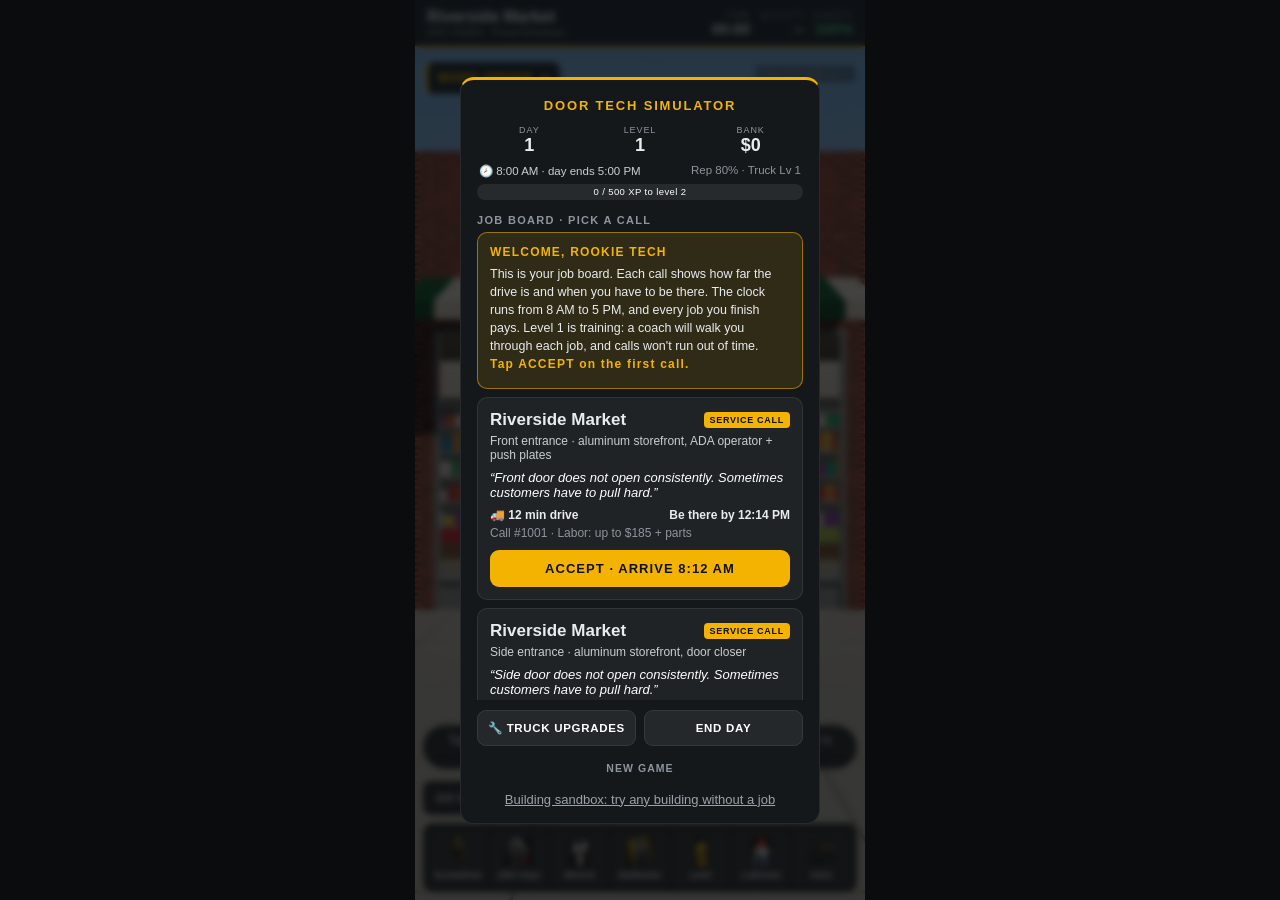
<file: index.html>
<!doctype html><html><head><meta charset=utf8><meta name=viewport content="width=device-width,initial-scale=1,viewport-fit=cover"><style>:root{color-scheme:light;box-sizing:border-box;padding-top:env(safe-area-inset-top,0px);padding-bottom:env(safe-area-inset-bottom,0px)}html{scroll-padding-top:env(safe-area-inset-top,0px)}body{margin:0;padding:0;font:14px -apple-system,BlinkMacSystemFont,sans-serif;background:#faf9f5;color:#141413}img{max-width:100%}[hidden]:not([hidden=until-found i]){display:none!important}</style>
<title>Door Tech Simulator</title>
<link rel="manifest" href="manifest.webmanifest">
<meta name="theme-color" content="#14171b">
<meta name="application-name" content="Door Tech">
<meta name="mobile-web-app-capable" content="yes">
<meta name="apple-mobile-web-app-capable" content="yes">
<meta name="apple-mobile-web-app-title" content="Door Tech">
<meta name="apple-mobile-web-app-status-bar-style" content="black">
<link rel="apple-touch-icon" href="icons-apple-touch-icon.png">
<link rel="icon" type="image/png" href="icons-favicon.png">
</head><body>
  <link rel="stylesheet" href="style.css">
  <!-- If anything goes wrong while loading (phones have no developer console), show it on screen
       instead of a blank page. -->
  <script>
    (function () {
      function show(msg) {
        var box = document.getElementById('load-error');
        if (!box) {
          box = document.createElement('div');
          box.id = 'load-error';
          box.style.cssText = 'position:fixed;left:10px;right:10px;top:10px;z-index:999;padding:12px;' +
            'background:#2a0d0d;color:#ffb4a6;border:1px solid #ff6b3d;border-radius:8px;' +
            'font:13px/1.4 sans-serif;white-space:pre-wrap;word-break:break-word';
          (document.body || document.documentElement).appendChild(box);
        }
        var NL = String.fromCharCode(10);
        box.textContent += (box.textContent ? NL : 'Door Tech Simulator hit a problem:' + NL) + msg;
      }
      window.addEventListener('error', function (e) {
        show((e.message || 'Error') + (e.filename ? ' (' + e.filename.split('/').pop() + ':' + e.lineno + ')' : ''));
      });
      window.addEventListener('unhandledrejection', function (e) { show(String(e.reason)); });
      if (!(HTMLScriptElement.supports && HTMLScriptElement.supports('importmap'))) {
        window.addEventListener('DOMContentLoaded', function () {
          show('This browser is too old to run the game (no import map support). ' +
            'Update your phone browser, or try Chrome or Safari.');
        });
      }
      // If the game hasn't started after 8 seconds, say so.
      setTimeout(function () { if (!window.DTS) show('Game did not start (still loading or blocked).'); }, 8000);
    })();
  </script>
  <!-- Tells the browser that "three" means our local copy of Three.js in /vendor -->
  <script type="importmap">{ "imports": { "three": "./vendor-three.module.js" } }</script>
<div id="stage">
    <!-- The 3D view: Three.js draws the storefront into this canvas -->
    <canvas id="view"></canvas>

    <!-- TOP: job name + timer + repair quality + safety -->
    <header id="topbar">
      <div class="job">
        <span class="job-name" id="job-name">Riverside Market</span>
        <span class="job-id" id="job-place">SVC #1001 · Front Entrance</span>
      </div>
      <div class="stats">
        <div class="stat"><span class="label">TIME</span><span id="stat-time" class="value">00:00</span></div>
        <div class="stat"><span class="label">QUALITY</span><span id="stat-quality" class="value">--</span></div>
        <div class="stat"><span class="label">SAFETY</span><span id="stat-safety" class="value good">100%</span></div>
      </div>
    </header>

    <!-- UPPER LEFT: collapsible work order -->
    <section id="workorder" class="collapsed">
      <button id="wo-toggle" type="button">
        <span>WORK ORDER <span id="wo-count" class="hidden"></span></span><span class="chev">▾</span>
      </button>
      <div id="wo-body">
        <div class="wo-row"><span class="wo-label">Customer</span><span id="wo-customer">Riverside Market</span></div>
        <div class="wo-row"><span class="wo-label">Door</span><span id="wo-door">Front entrance · aluminum storefront, outswing</span></div>
        <div class="wo-row"><span class="wo-label">Complaint</span>
          <q id="wo-complaint"></q>
        </div>
        <div class="wo-label">Objectives</div>
        <ul id="objectives">
          <li data-obj="safety">Set up cones &amp; caution tape</li>
          <li data-obj="inspect">Inspect the door hardware (3+ parts)</li>
          <li data-obj="diagnose">Diagnose the fault</li>
          <li data-obj="repair">Repair or adjust</li>
          <li data-obj="test">Test the door (3 cycles)</li>
          <li data-obj="complete">Complete the work order</li>
        </ul>
        <div class="wo-label">Parts on hand</div>
        <div id="wo-parts" class="wo-row"></div>
        <div class="wo-label">Diagnosis</div>
        <div id="wo-diagnosis" class="wo-row"></div>
        <div class="wo-label">Findings</div>
        <ul id="findings"></ul>
      </div>
    </section>

    <!-- BOTTOM: hint, selected-part card, side toggle + actions, tool inventory -->
    <footer id="bottom">
      <div id="hint" class="hidden"></div>
      <div id="selcard" class="hidden">
        <div class="sel-head">
          <span id="sel-name"></span>
          <span id="sel-badge" class="hidden">✓ INSPECTED</span>
          <button id="sel-close" type="button" aria-label="Step back">✕</button>
        </div>
        <div id="sel-blurb"></div>
        <div id="sel-progress" class="hidden"><span>Inspecting…</span><div class="fill"></div></div>
        <ul id="sel-notes"></ul>
      </div>
      <!-- step-by-step repair (Phase 8) -->
      <div id="repair" class="hidden">
        <div class="rp-head">
          <span id="rp-title"></span>
          <button id="rp-close" type="button" aria-label="Stop for now">✕</button>
        </div>
        <ol id="rp-steps"></ol>
        <div id="rp-label"></div>
        <div id="rp-need"></div>
        <div id="rp-feedback"></div>
        <div id="rp-control"></div>
      </div>
      <!-- SERVICE TRUCK: side cabinets with parts -->
      <div id="truckpanel" class="hidden">
        <div class="rp-head">
          <span id="tk-title">SERVICE TRUCK</span>
          <span id="tk-load"></span>
        </div>
        <div id="tk-cabinets"></div>
        <ul id="tk-items"></ul>
        <button id="tk-back" type="button">BACK TO THE DOOR</button>
      </div>
      <!-- TEST DOOR (Phase 9) -->
      <div id="testpanel" class="hidden">
        <div class="rp-head">
          <span id="tp-title">TESTING THE DOOR</span>
          <button id="tp-fast" type="button">⏩ FAST</button>
        </div>
        <div id="tp-cycle"></div>
        <ul id="tp-checks"></ul>
        <div id="tp-verdict"></div>
        <div id="tp-buttons" class="rp-row"></div>
      </div>
      <div id="controls-row">
        <button id="side-toggle" type="button">GO INSIDE</button>
        <button id="truck-open" type="button">TRUCK</button>
        <button id="cones-open" type="button">CONES</button>
        <button id="diag-open" type="button">DIAGNOSE</button>
        <button id="test-open" type="button" class="hidden">TEST DOOR</button>
        <div id="actions"></div>
      </div>
      <div id="tools">
        <button class="tool" data-tool="screwdriver" disabled>
          <img src="art-tools-screwdriver.png" alt="">
          <span>Screwdriver</span>
        </button>
        <button class="tool" data-tool="allenKeys" disabled>
          <img src="art-tools-allenKeys.png" alt="">
          <span>Allen Keys</span>
        </button>
        <button class="tool" data-tool="wrench" disabled>
          <img src="art-tools-wrench.png" alt="">
          <span>Wrench</span>
        </button>
        <button class="tool" data-tool="multimeter" disabled>
          <img src="art-tools-multimeter.png" alt="">
          <span>Multimeter</span>
        </button>
        <button class="tool" data-tool="level" disabled>
          <img src="art-tools-level.png" alt="">
          <span>Level</span>
        </button>
        <button class="tool" data-tool="lubricant" disabled>
          <img src="art-tools-lubricant.png" alt="">
          <span>Lubricant</span>
        </button>
        <button class="tool pouch" id="parts-pouch" type="button">
          <img src="art-toolbag.png" alt="">
          <span>Parts</span>
          <b id="pouch-count" class="hidden"></b>
        </button>
      </div>
    </footer>

    <!-- DIAGNOSE PROBLEM sheet -->
    <div id="diag" class="hidden">
      <div class="diag-card">
        <div class="diag-title">DIAGNOSE PROBLEM</div>
        <div class="diag-q">What is causing the customer's complaint?</div>
        <q class="diag-complaint" id="diag-complaint"></q>
        <div id="diag-options"></div>
        <div id="diag-feedback"></div>
        <button id="diag-cancel" type="button">KEEP TROUBLESHOOTING</button>
      </div>
    </div>

    <!-- JOB BOARD: where every service call starts (Phase 10) -->
    <div id="jobboard">
      <div class="jb-card">
        <div class="jb-brand">DOOR TECH SIMULATOR</div>
        <div id="jb-stats"></div>
        <div class="jb-title">JOB BOARD · PICK A CALL</div>
        <div id="jb-calls"></div>
        <div id="jb-last" class="hidden"></div>
        <a id="jb-sandbox" href="sandbox.html" style="display:block;margin-top:12px;text-align:center;font-size:13px;color:#9aa3ac">Building sandbox: try any building without a job</a>
        <button id="jb-install" type="button" hidden style="display:block;width:100%;margin-top:10px;padding:10px;border-radius:8px;border:1px solid #f5b301;background:transparent;color:#f5b301;font-family:inherit;font-weight:600;font-size:14px;letter-spacing:.04em">📲 INSTALL AS AN APP</button>
        <div id="jb-install-help" hidden style="margin-top:8px;padding:10px;border-radius:8px;background:rgba(245,179,1,.1);color:#e9ecef;font-size:13px;line-height:1.45"></div>
      </div>
    </div>

    <!-- RESULTS: job complete score card (Phase 10) -->
    <div id="results" class="hidden">
      <div class="rs-card">
        <div class="rs-title">JOB COMPLETE</div>
        <div class="rs-site">Riverside Market · Front Entrance</div>
        <ul id="rs-rows"></ul>
        <div class="rs-label">Technician Rating</div>
        <div id="rs-stars"></div>
        <ul id="rs-invoice"></ul>
        <div class="rs-money">
          <div><small>YOU EARN</small><b id="rs-pay">$0</b></div>
          <div><small>EXPERIENCE</small><b id="rs-xp">+0 XP</b></div>
        </div>
        <button id="rs-back" type="button">RETURN TO JOB LIST</button>
      </div>
    </div>

    <div id="toast"></div>
    <div id="fade"></div>
    <div id="phase-tag">PROTOTYPE v1.1</div>
  </div>

  <!-- Shown on phones held sideways: this game is portrait only -->
  <div id="rotate">
    <svg viewBox="0 0 24 24"><rect x="7" y="2" width="10" height="20" rx="2"/><path d="M11 18.5h2"/></svg>
    <p>Turn your phone upright to play</p>
  </div>

  <script type="module" src="src-main.js"></script>

  <!-- APP INSTALL: offline support + an "Install as an app" button on the job board -->
  <script>
    (function () {
      // Save the game on the phone so it opens offline (quietly skipped if not allowed here).
      if ('serviceWorker' in navigator) {
        window.addEventListener('load', function () {
          navigator.serviceWorker.register('sw.js', { scope: './' }).catch(function () {});
        });
      }

      var standalone = (window.matchMedia && matchMedia('(display-mode: standalone)').matches) ||
                       navigator.standalone === true;
      if (standalone) return; // already running as the installed app

      var btn = document.getElementById('jb-install');
      var help = document.getElementById('jb-install-help');
      if (!btn || !help) return;
      var ua = navigator.userAgent || '';
      var isIOS = /iPhone|iPad|iPod/.test(ua) || (navigator.platform === 'MacIntel' && navigator.maxTouchPoints > 1);
      var isAndroid = /Android/.test(ua);
      var deferred = null;

      window.addEventListener('beforeinstallprompt', function (e) {
        e.preventDefault();
        deferred = e;
        btn.hidden = false;
      });
      window.addEventListener('appinstalled', function () {
        btn.hidden = true; help.hidden = true; deferred = null;
      });

      // iPhones never offer a one-tap install, so show the steps instead.
      if (isIOS || isAndroid) btn.hidden = false;

      btn.addEventListener('click', function () {
        if (deferred) {
          deferred.prompt();
          deferred.userChoice.finally(function () { deferred = null; });
          return;
        }
        if (isIOS) {
          var safari = /Safari/.test(ua) && !/CriOS|FxiOS|EdgiOS|GSA/.test(ua);
          help.innerHTML = safari
            ? 'Tap the <b>Share</b> button <span style="font-size:15px">⬆️</span> at the bottom of Safari, ' +
              'scroll down, tap <b>Add to Home Screen</b>, then <b>Add</b>.'
            : 'Open this page in <b>Safari</b> first (not inside another app), then tap ' +
              '<b>Share</b> → <b>Add to Home Screen</b>.';
        } else {
          help.innerHTML = 'Tap the <b>⋮</b> menu in Chrome, then <b>Install app</b> ' +
            '(or <b>Add to Home screen</b>). If you are inside another app, open the link in Chrome first.';
        }
        help.hidden = !help.hidden;
      });
    })();
  </script>

</body></html>
</file>
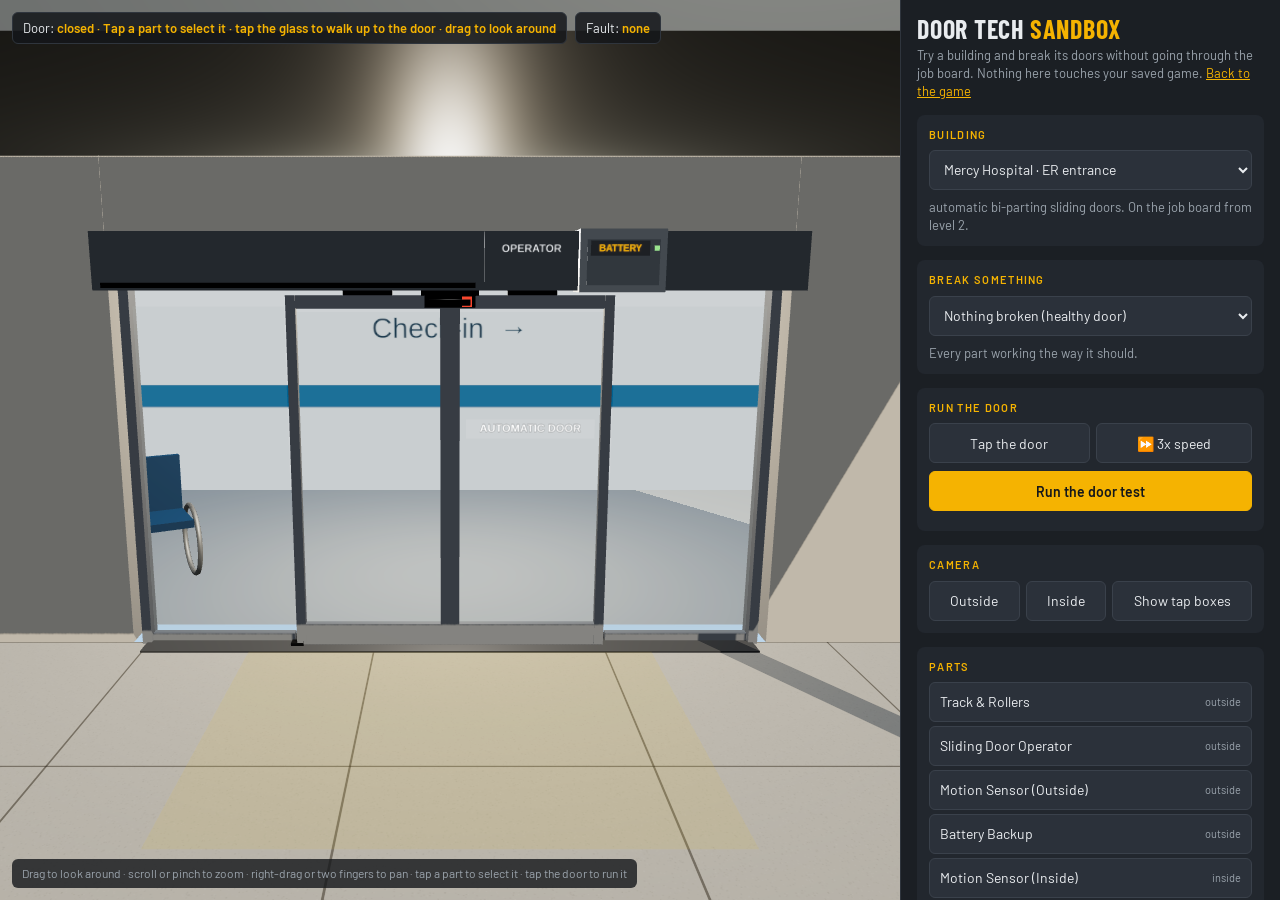
<file: sandbox.html>
<!doctype html>
<html lang="en">
<head>
  <meta charset="utf-8">
  <meta name="viewport" content="width=device-width,initial-scale=1,viewport-fit=cover">
  <title>Door Tech Sandbox</title>
  <link rel="preconnect" href="https://fonts.googleapis.com">
  <link href="https://fonts.googleapis.com/css2?family=Barlow+Condensed:wght@600;700&family=Barlow:wght@400;500;600&display=swap" rel="stylesheet">
  <style>
    :root {
      --bg: #14171b; --panel: #1b1f24; --card: #22272e; --line: #2f353d;
      --text: #e9ecef; --muted: #9aa3ac; --amber: #f5b301; --good: #4cd17a; --bad: #ff7a6b;
    }
    * { box-sizing: border-box; }
    html, body { margin: 0; height: 100%; background: var(--bg); color: var(--text); font: 14px/1.4 Barlow, system-ui, sans-serif; }
    #app { display: flex; height: 100%; }
    #view-wrap { position: relative; flex: 1; min-width: 0; }
    #view { display: block; width: 100%; height: 100%; touch-action: none; }
    #hud { position: absolute; left: 12px; top: 12px; right: 12px; display: flex; gap: 8px; flex-wrap: wrap; pointer-events: none; }
    #hud > * { pointer-events: auto; }
    .tag { background: rgba(20,23,27,0.85); border: 1px solid var(--line); border-radius: 6px; padding: 6px 10px; font-size: 13px; }
    .tag b { color: var(--amber); font-weight: 600; }
    #help { position: absolute; left: 12px; bottom: 12px; font-size: 12px; color: var(--muted); background: rgba(20,23,27,0.8); padding: 6px 10px; border-radius: 6px; }
    #panel { width: 380px; flex: none; background: var(--panel); border-left: 1px solid var(--line); overflow-y: auto; padding: 16px; display: flex; flex-direction: column; gap: 14px; }
    h1 { margin: 0; font: 700 26px/1 'Barlow Condensed', sans-serif; letter-spacing: 0.03em; }
    h1 span { color: var(--amber); }
    .sub { color: var(--muted); font-size: 13px; margin-top: 4px; }
    .sec { background: var(--card); border-radius: 8px; padding: 12px; display: flex; flex-direction: column; gap: 8px; }
    .sec > .title { font-size: 11px; font-weight: 600; letter-spacing: 0.12em; color: var(--amber); }
    label { font-size: 12px; color: var(--muted); }
    select, button { font: inherit; color: var(--text); background: #2b313a; border: 1px solid #3a414b; border-radius: 6px; padding: 9px 10px; min-height: 40px; }
    select { width: 100%; }
    button { cursor: pointer; }
    button:hover { border-color: var(--amber); }
    button.primary { background: var(--amber); color: #14171b; border-color: var(--amber); font-weight: 600; }
    button.on { border-color: var(--amber); color: var(--amber); }
    button:disabled { opacity: 0.5; cursor: default; }
    .row { display: flex; gap: 6px; flex-wrap: wrap; }
    .row > button { flex: 1 1 auto; }
    .parts { display: flex; flex-direction: column; gap: 4px; }
    .parts button { text-align: left; display: flex; justify-content: space-between; align-items: center; }
    .parts button small { color: var(--muted); font-size: 11px; }
    .parts button.sel { border-color: var(--amber); }
    .parts button .culprit { color: var(--bad); font-size: 11px; font-weight: 600; }
    ul.notes { margin: 0; padding-left: 18px; display: flex; flex-direction: column; gap: 3px; }
    ul.notes li.reading { color: #9fd3ff; }
    ol.steps { margin: 0; padding-left: 20px; display: flex; flex-direction: column; gap: 3px; }
    .muted { color: var(--muted); font-size: 13px; }
    .cause { font-size: 13px; }
    .cause b { color: var(--bad); }
    q { font-style: italic; }
    ul.checks { list-style: none; margin: 0; padding: 0; display: flex; flex-direction: column; gap: 3px; }
    ul.checks li { display: flex; justify-content: space-between; }
    ul.checks li.good b { color: var(--good); }
    ul.checks li.bad b { color: var(--bad); }
    .verdict.good { color: var(--good); font-weight: 600; }
    .verdict.bad { color: var(--bad); font-weight: 600; }
    ul.warn { margin: 0; padding-left: 18px; color: #ffc46b; font-size: 13px; }
    .ok { color: var(--good); font-size: 13px; }
    a { color: var(--amber); }
    @media (max-width: 760px) {
      #app { flex-direction: column; }
      #view-wrap { flex: none; height: 52vh; }
      #panel { width: auto; border-left: none; border-top: 1px solid var(--line); flex: 1; }
    }
  </style>
  <script type="importmap">{ "imports": { "three": "./vendor-three.module.js" } }</script>
</head>
<body>
  <div id="app">
    <div id="view-wrap">
      <canvas id="view"></canvas>
      <div id="hud">
        <div class="tag" id="hud-state">Door: <b>…</b></div>
        <div class="tag" id="hud-fault">Fault: <b>none</b></div>
      </div>
      <div id="help">Drag to look around · scroll or pinch to zoom · right-drag or two fingers to pan · tap a part to select it · tap the door to run it</div>
    </div>
    <aside id="panel">
      <div>
        <h1>DOOR TECH <span>SANDBOX</span></h1>
        <div class="sub">Try a building and break its doors without going through the job board. Nothing here touches your saved game. <a href="index.html">Back to the game</a></div>
      </div>

      <div class="sec">
        <div class="title">BUILDING</div>
        <select id="building" aria-label="Building"></select>
        <div class="muted" id="building-info"></div>
      </div>

      <div class="sec">
        <div class="title">BREAK SOMETHING</div>
        <select id="fault" aria-label="Fault"></select>
        <div class="cause" id="fault-info"></div>
      </div>

      <div class="sec">
        <div class="title">RUN THE DOOR</div>
        <div class="row">
          <button type="button" id="tap">Tap the door</button>
          <button type="button" id="fast">⏩ 3x speed</button>
        </div>
        <button type="button" class="primary" id="test">Run the door test</button>
        <div id="test-out"></div>
      </div>

      <div class="sec">
        <div class="title">CAMERA</div>
        <div class="row">
          <button type="button" id="cam-out">Outside</button>
          <button type="button" id="cam-in">Inside</button>
          <button type="button" id="boxes">Show tap boxes</button>
        </div>
      </div>

      <div class="sec">
        <div class="title">PARTS</div>
        <div class="parts" id="parts"></div>
        <div id="part-detail"></div>
      </div>

      <div class="sec">
        <div class="title">BUILDING CHECKLIST</div>
        <div id="checklist"></div>
      </div>
    </aside>
  </div>
  <script type="module" src="src-sandbox.js"></script>
</body>
</html>
</file>
<file: style.css>
/* style.css — the look and layout of everything drawn ON TOP of the 3D view (the HUD). */

:root {
  color-scheme: dark;
  --panel: rgba(16, 18, 21, 0.84);
  --panel-line: rgba(255, 255, 255, 0.08);
  --text: #e9ecef;
  --muted: #8d959e;
  --accent: #f5b301;   /* safety yellow */
  --good: #4cc38a;
  --bad: #ff6b3d;
  --font: "Segoe UI", Roboto, "Helvetica Neue", Arial, sans-serif;
}

* { box-sizing: border-box; margin: 0; padding: 0; }

html, body {
  height: 100%;
  background: #0b0c0e;
  color: var(--text);
  font-family: var(--font);
  overflow: hidden;
  touch-action: none;
  -webkit-user-select: none;
  user-select: none;
  -webkit-tap-highlight-color: transparent;
}

/* The game is always a tall portrait column. On a phone it fills the screen;
   on a computer it shows as a phone-shaped column in the middle. */
#stage {
  position: relative;
  height: 100%;
  width: min(100%, calc(100dvh * 0.5));
  margin: 0 auto;
  overflow: hidden;
  background: #1a1d21;
}

#view {
  position: absolute;
  inset: 0;
  width: 100%;
  height: 100%;
  display: block;
}

/* ---------- TOP BAR ---------- */
#topbar {
  position: absolute;
  top: 0; left: 0; right: 0;
  padding: calc(env(safe-area-inset-top) + 8px) 12px 8px;
  display: flex;
  justify-content: space-between;
  align-items: center;
  gap: 8px;
  background: var(--panel);
  border-bottom: 2px solid var(--accent);
}
.job { display: flex; flex-direction: column; min-width: 0; }
.job-name { font-weight: 700; font-size: 16px; white-space: nowrap; }
.job-id { font-size: 11px; color: var(--muted); white-space: nowrap; }
.stats { display: flex; gap: 10px; }
.stat { display: flex; flex-direction: column; align-items: flex-end; }
.stat .label { font-size: 9px; letter-spacing: 0.08em; color: var(--muted); }
.stat .value { font-size: 15px; font-weight: 700; font-variant-numeric: tabular-nums; }
.value.good { color: var(--good); }
.value.bad { color: var(--bad); }

/* ---------- WORK ORDER (upper left, collapsible) ---------- */
#workorder {
  position: absolute;
  top: calc(env(safe-area-inset-top) + 62px);
  left: 10px;
  width: min(78%, 300px);
  background: var(--panel);
  border: 1px solid var(--panel-line);
  border-left: 3px solid var(--accent);
  border-radius: 8px;
  overflow: hidden;
}
#wo-toggle {
  width: 100%;
  display: flex;
  justify-content: space-between;
  align-items: center;
  padding: 8px 10px;
  background: none;
  border: none;
  color: var(--accent);
  font: 700 12px var(--font);
  letter-spacing: 0.08em;
  cursor: pointer;
}
#workorder.collapsed { width: auto; }
#workorder.collapsed #wo-body { display: none; }
#workorder.collapsed .chev { transform: rotate(-90deg); }
.chev { margin-left: 10px; transition: transform 0.15s; }
#wo-body { padding: 0 10px 10px; font-size: 12px; line-height: 1.4; }
.wo-row { margin-bottom: 6px; }
.wo-label {
  display: block;
  font-size: 9px;
  letter-spacing: 0.08em;
  text-transform: uppercase;
  color: var(--muted);
}
q { font-style: italic; color: #fff; }
#wo-body { max-height: 60vh; overflow-y: auto; }
#findings { list-style: none; margin-top: 2px; }
#findings > li { margin-bottom: 6px; }
#findings > li > b { color: var(--accent); font-size: 11px; }
#findings ul { list-style: none; }
#findings ul li { padding-left: 10px; position: relative; color: #d5d9de; }
#findings ul li::before { content: "·"; position: absolute; left: 2px; }
#findings .empty { color: var(--muted); font-style: italic; }
#wo-count {
  display: inline-block; min-width: 16px; padding: 0 4px; margin-left: 4px;
  border-radius: 8px; background: var(--accent); color: #111;
  font-size: 10px; text-align: center; letter-spacing: 0;
}
#wo-count.hidden { display: none; }
#objectives { list-style: none; margin-top: 2px; }
#objectives li { padding-left: 18px; position: relative; margin-bottom: 2px; }
#objectives li.done { color: var(--muted); text-decoration: line-through; }
#objectives li.done::before { background: var(--good); border-color: var(--good); }
#objectives li::before {
  content: "";
  position: absolute;
  left: 2px; top: 4px;
  width: 9px; height: 9px;
  border: 1.5px solid var(--muted);
  border-radius: 2px;
}

/* ---------- BOTTOM: actions + tools ---------- */
#bottom {
  position: absolute;
  left: 0; right: 0; bottom: 0;
  padding: 0 8px calc(env(safe-area-inset-bottom) + 8px);
  pointer-events: none; /* only the buttons catch taps, not the empty space */
}
/* one-line instruction */
#hint {
  width: fit-content;
  max-width: 100%;
  margin: 0 auto 8px;
  padding: 7px 14px;
  border-radius: 999px;
  background: var(--panel);
  border: 1px solid var(--panel-line);
  font-size: 12px;
  text-align: center;
  transition: opacity 0.25s;
}
#hint.hidden { opacity: 0; }
#hint.suppressed { display: none; }

/* card for the selected component */
#selcard {
  pointer-events: auto;
  margin-bottom: 8px;
  padding: 8px 10px 9px;
  background: var(--panel);
  border: 1px solid var(--panel-line);
  border-left: 3px solid var(--accent);
  border-radius: 8px;
}
#selcard.hidden { display: none; }
.sel-head { display: flex; justify-content: space-between; align-items: center; }
#sel-name { font-weight: 700; font-size: 14px; color: var(--accent); }
#sel-close {
  background: none; border: none; color: var(--muted);
  font-size: 16px; padding: 2px 6px; cursor: pointer;
}
#sel-blurb { font-size: 12px; color: #c9ced4; margin-top: 2px; line-height: 1.35; }
#sel-blurb.hidden { display: none; }
.sel-head #sel-name { margin-right: auto; }
#sel-badge {
  font-size: 9px; font-weight: 700; letter-spacing: 0.08em;
  color: var(--good); border: 1px solid var(--good); border-radius: 4px;
  padding: 2px 5px; margin-right: 6px;
}
#sel-badge.hidden { display: none; }

/* "Inspecting…" bar that fills before the notes appear */
#sel-progress { margin-top: 6px; font-size: 11px; color: var(--muted); }
#sel-progress.hidden { display: none; }
#sel-progress .fill {
  height: 4px; margin-top: 4px; border-radius: 2px;
  background: linear-gradient(var(--accent), var(--accent)) no-repeat left / 0% 100%, rgba(255,255,255,0.1);
}
#sel-progress.run .fill { animation: lookfill var(--look, 1.1s) linear forwards; }
@keyframes lookfill { to { background-size: 100% 100%; } }

/* inspection notes on the card */
#sel-notes { list-style: none; margin-top: 4px; }
#sel-notes li {
  position: relative;
  padding: 3px 0 3px 14px;
  font-size: 12.5px;
  line-height: 1.35;
  border-top: 1px solid var(--panel-line);
}
#sel-notes li::before { content: "›"; position: absolute; left: 2px; color: var(--accent); font-weight: 700; }
#sel-notes li.fresh { animation: notein 0.35s ease-out; }
@keyframes notein { from { opacity: 0; transform: translateY(4px); } }

#controls-row {
  display: flex;
  justify-content: space-between;
  align-items: flex-end;
  gap: 6px;
  margin-bottom: 8px;
  min-height: 38px;
}
#side-toggle {
  pointer-events: auto;
  padding: 10px 12px;
  border-radius: 8px;
  border: 1px solid var(--panel-line);
  background: var(--panel);
  color: var(--text);
  font: 700 11px var(--font);
  letter-spacing: 0.06em;
  cursor: pointer;
}
#side-toggle.hidden { display: none; }
#diag-open {
  pointer-events: auto;
  margin-left: auto;
  padding: 10px 14px;
  border-radius: 8px;
  border: none;
  background: var(--accent);
  color: #111;
  font: 800 12px var(--font);
  letter-spacing: 0.06em;
  cursor: pointer;
}
#diag-open.done { background: var(--panel); color: var(--good); border: 1px solid var(--good); }
#diag-open.hidden { display: none; }
#diag-open.locked { background: var(--panel); color: var(--muted); border: 1px dashed var(--muted); }
#selcard.fault-found { border-left-color: var(--bad); }
#selcard.fault-found #sel-name::after {
  content: "FAULT FOUND";
  margin-left: 8px; padding: 2px 5px; border-radius: 4px;
  font-size: 9px; letter-spacing: 0.08em; color: #fff; background: var(--bad); vertical-align: 2px;
}

/* ---------- REPAIR panel ---------- */
#bottom.repairing #selcard, #bottom.repairing #controls-row, #bottom.repairing #hint { display: none; }
#repair {
  pointer-events: auto;
  margin-bottom: 8px;
  padding: 10px 11px 11px;
  background: var(--panel);
  border: 1px solid var(--panel-line);
  border-left: 3px solid var(--accent);
  border-radius: 8px;
}
#repair.hidden { display: none; }
.rp-head { display: flex; justify-content: space-between; align-items: center; }
#rp-title { font-weight: 800; font-size: 13px; color: var(--accent); letter-spacing: 0.03em; }
#rp-close { background: none; border: none; color: var(--muted); font-size: 16px; padding: 2px 6px; cursor: pointer; }
#rp-steps { display: flex; gap: 6px; list-style: none; margin: 6px 0 6px; }
#rp-steps li {
  width: 22px; height: 22px; border-radius: 50%;
  display: grid; place-items: center;
  font-size: 11px; font-weight: 700;
  border: 1.5px solid var(--muted); color: var(--muted);
}
#rp-steps li.current { border-color: var(--accent); color: #111; background: var(--accent); }
#rp-steps li.done { border-color: var(--good); color: var(--good); }
#rp-label { font-weight: 700; font-size: 14px; }
#rp-need { margin: 5px 0 2px; display: flex; gap: 5px; flex-wrap: wrap; }
.rp-chip {
  font-size: 10.5px; font-weight: 700; padding: 3px 7px; border-radius: 10px;
  border: 1px solid var(--bad); color: var(--bad);
}
.rp-chip.ok { border-color: var(--good); color: var(--good); }
#rp-feedback { min-height: 16px; margin: 5px 0 7px; font-size: 12.5px; line-height: 1.35; color: #c9ced4; }
#rp-feedback.bad { color: var(--bad); }
#rp-feedback.good { color: var(--good); }
#rp-feedback.info { color: #9fd3f2; }
#rp-control button, #tp-buttons button {
  font: 800 12px var(--font); letter-spacing: 0.05em; cursor: pointer;
  border-radius: 9px; padding: 12px 10px;
}
.rp-hold {
  position: relative; width: 100%; overflow: hidden;
  border: 1px solid var(--accent); background: rgba(245,179,1,0.08); color: var(--accent);
  touch-action: none; user-select: none; -webkit-user-select: none;
}
.rp-hold .fill {
  position: absolute; inset: 0; transform-origin: left;
  transform: scaleX(var(--p, 0)); background: var(--accent);
}
.rp-hold .txt { position: relative; mix-blend-mode: difference; color: #f5b301; }
.rp-done { border: none; background: var(--accent); color: #111; flex: 1; width: 100%; }
.rp-secondary { border: 1px solid var(--panel-line); background: rgba(255,255,255,0.06); color: var(--text); flex: 1; }
.rp-row { display: flex; gap: 6px; }
.rp-nudge { display: flex; align-items: center; gap: 8px; margin-bottom: 7px; }
.rp-nudge button { flex: 1; border: 1px solid var(--panel-line); background: rgba(255,255,255,0.06); color: var(--text); }
.rp-nudge span { min-width: 64px; text-align: center; font-weight: 800; font-variant-numeric: tabular-nums; }
.rp-dial { display: flex; align-items: center; gap: 6px; margin-bottom: 7px; }
.rp-dial .name { width: 92px; font-size: 12px; font-weight: 600; }
.rp-dial button { width: 38px; padding: 8px 0 !important; border: 1px solid var(--panel-line); background: rgba(255,255,255,0.06); color: var(--text); }
.rp-dial .val { flex: 1; display: flex; gap: 2px; }
.rp-dial .val i { flex: 1; height: 12px; border-radius: 2px; background: rgba(255,255,255,0.1); }
.rp-dial .val i.on { background: var(--accent); }

/* ---------- SERVICE TRUCK ---------- */
#truck-open {
  pointer-events: auto; padding: 10px 11px; border-radius: 8px;
  border: 1px solid var(--panel-line); background: var(--panel); color: var(--text);
  font: 700 11px var(--font); letter-spacing: 0.06em; cursor: pointer;
}
#bottom.repairing #truck-open { display: none; }
/* safety cones: orange, until they're set up */
#cones-open {
  pointer-events: auto; padding: 10px 11px; border-radius: 8px;
  border: 1px solid #ff5a1f; background: var(--panel); color: #ff8a5c;
  font: 700 11px var(--font); letter-spacing: 0.06em; cursor: pointer;
}
#cones-open.hidden, #cones-open.sel-hidden, #bottom.repairing #cones-open { display: none; }
#bottom.at-truck #selcard, #bottom.at-truck #controls-row, #bottom.at-truck #hint,
#bottom.at-truck #repair, #bottom.at-truck #testpanel { display: none; }
#truckpanel {
  pointer-events: auto; margin-bottom: 8px; padding: 10px 11px 11px;
  background: var(--panel); border: 1px solid var(--panel-line);
  border-left: 3px solid var(--accent); border-radius: 8px;
}
#truckpanel.hidden { display: none; }
#tk-title { font-weight: 800; font-size: 13px; color: var(--accent); letter-spacing: 0.06em; }
#tk-load { font-size: 11px; color: var(--muted); }
#tk-cabinets { display: grid; grid-template-columns: 1fr 1fr; gap: 6px; margin: 8px 0; }
.tk-cab {
  padding: 9px 6px; border-radius: 8px; cursor: pointer;
  border: 1px solid var(--panel-line); background: rgba(255,255,255,0.05); color: var(--text);
  font: 700 10.5px var(--font); letter-spacing: 0.04em;
}
.tk-cab.open { background: var(--accent); color: #111; border-color: var(--accent); }
#tk-items { list-style: none; max-height: 30vh; overflow-y: auto; }
#tk-items li {
  display: flex; justify-content: space-between; align-items: center; gap: 8px;
  padding: 7px 0; border-top: 1px solid var(--panel-line);
}
#tk-items li b { display: block; font-size: 13px; }
#tk-items li small { display: block; font-size: 11px; color: var(--muted); margin-top: 1px; }
#tk-items .tk-hint { color: var(--muted); font-size: 12px; justify-content: center; border: none; }
.tk-ctl { display: flex; align-items: center; gap: 6px; flex-shrink: 0; }
.tk-ctl span { min-width: 14px; text-align: center; font-weight: 800; }
.tk-ctl button {
  min-width: 34px; padding: 7px 8px; border-radius: 7px; cursor: pointer;
  border: 1px solid var(--panel-line); background: rgba(255,255,255,0.06); color: var(--text);
  font: 800 12px var(--font);
}
.tk-ctl button.take { background: var(--accent); color: #111; border-color: var(--accent); }
#tk-back {
  width: 100%; margin-top: 8px; padding: 11px; border: none; border-radius: 9px;
  background: var(--accent); color: #111; font: 800 12px var(--font); letter-spacing: 0.06em; cursor: pointer;
}
.tool.pouch { position: relative; cursor: pointer; }
#pouch-count {
  position: absolute; top: 2px; right: 4px; min-width: 16px; padding: 0 4px;
  border-radius: 8px; background: var(--accent); color: #111; font-size: 10px; line-height: 16px;
}
#pouch-count.hidden { display: none; }
.rp-chip.part { border-style: dashed; }
.rp-truck {
  font: 800 10px var(--font); letter-spacing: 0.06em; cursor: pointer;
  padding: 3px 8px; border-radius: 10px; border: 1px solid var(--accent);
  background: var(--accent); color: #111;
}

/* ---------- TEST DOOR ---------- */
#diag-open.gone { display: none; }
#test-open {
  pointer-events: auto; margin-left: auto;
  padding: 10px 14px; border-radius: 8px; border: none;
  background: var(--accent); color: #111;
  font: 800 12px var(--font); letter-spacing: 0.06em; cursor: pointer;
}
#test-open.done { background: var(--panel); color: var(--good); border: 1px solid var(--good); }
#test-open.hidden { display: none; }
#bottom.testing #selcard, #bottom.testing #controls-row, #bottom.testing #hint, #bottom.testing #repair { display: none; }
#testpanel {
  pointer-events: auto; margin-bottom: 8px; padding: 10px 11px 11px;
  background: var(--panel); border: 1px solid var(--panel-line);
  border-left: 3px solid var(--accent); border-radius: 8px;
}
#testpanel.hidden { display: none; }
#tp-title { font-weight: 800; font-size: 13px; color: var(--accent); letter-spacing: 0.06em; }
#tp-fast {
  border: 1px solid var(--panel-line); background: none; color: var(--muted);
  border-radius: 6px; padding: 4px 8px; font: 700 11px var(--font); cursor: pointer;
}
#tp-fast.on { color: #111; background: var(--accent); border-color: var(--accent); }
#tp-cycle { font-size: 12.5px; margin: 6px 0; color: #c9ced4; }
#tp-checks { list-style: none; margin-bottom: 6px; }
#tp-checks li {
  display: flex; justify-content: space-between; padding: 4px 0;
  border-top: 1px solid var(--panel-line); font-size: 12.5px;
}
#tp-checks li b { font-family: ui-monospace, Consolas, monospace; letter-spacing: 0.15em; color: var(--muted); }
#tp-checks li.good b, #tp-checks li.good span { color: var(--good); }
#tp-checks li.bad b, #tp-checks li.bad span { color: var(--bad); }
#tp-verdict { font-size: 12.5px; line-height: 1.4; margin: 6px 0 8px; }
#tp-verdict.good { color: var(--good); font-weight: 700; }
#tp-verdict.bad { color: var(--bad); }
#tp-verdict.bad div { font-weight: 800; margin-bottom: 2px; }
#tp-verdict ul { padding-left: 16px; color: #f0b8a6; }

/* ---------- JOB BOARD + RESULTS ---------- */
#jobboard, #results {
  position: absolute; inset: 0; z-index: 30;
  display: flex; align-items: flex-start; justify-content: center;
  padding: 16px;
  background: rgba(8, 9, 11, 0.72);
  backdrop-filter: blur(3px);
  /* scrolls when the card is taller than the screen, so nothing at the bottom gets cut off */
  overflow-y: auto;
  -webkit-overflow-scrolling: touch;
  overscroll-behavior: contain;
  touch-action: pan-y;
}
#jobboard.hidden, #results.hidden { display: none; }
.jb-card, .rs-card {
  width: 100%; max-width: 360px;
  margin: auto 0; /* centered when it fits, scrollable when it doesn't */
  flex: none;
  padding: 18px 16px 16px;
  background: #15181b;
  border: 1px solid var(--panel-line);
  border-top: 3px solid var(--accent);
  border-radius: 14px;
  animation: sheetup 0.25s ease-out;
}
.jb-brand { font-weight: 900; letter-spacing: 0.14em; font-size: 13px; color: var(--accent); text-align: center; }
#jb-stats { display: grid; grid-template-columns: repeat(3, 1fr); gap: 6px; margin: 12px 0 14px; text-align: center; }
#jb-stats small { display: block; font-size: 9px; letter-spacing: 0.1em; color: var(--muted); }
#jb-stats b { font-size: 18px; }
.jb-xp { grid-column: 1 / -1; position: relative; height: 16px; border-radius: 8px; background: rgba(255,255,255,0.08); overflow: hidden; }
.jb-xp span { position: absolute; inset: 0 auto 0 0; background: var(--accent); opacity: 0.6; }
.jb-xp small { position: relative; line-height: 16px; font-size: 9.5px !important; color: #fff !important; letter-spacing: 0.04em !important; }
.jb-title { font-size: 11px; font-weight: 800; letter-spacing: 0.12em; color: var(--muted); margin-bottom: 6px; }
#jb-calls { display: flex; flex-direction: column; gap: 8px; max-height: 52vh; overflow-y: auto; }
.jb-job .jb-accept {
  width: 100%; margin-top: 10px; padding: 11px;
  border: none; border-radius: 9px; background: var(--accent); color: #111;
  font: 900 13px var(--font); letter-spacing: 0.08em; cursor: pointer;
}
.jb-tag.high { background: var(--bad); color: #fff; }
.jb-job { padding: 12px; border-radius: 10px; background: rgba(255,255,255,0.05); border: 1px solid var(--panel-line); }
.jb-job-head { display: flex; justify-content: space-between; align-items: center; }
.jb-job-head b { font-size: 17px; }
.jb-tag { font-size: 9px; font-weight: 800; letter-spacing: 0.08em; color: #111; background: var(--accent); padding: 3px 6px; border-radius: 4px; }
.jb-line { font-size: 12px; color: #c9ced4; margin-top: 4px; }
.jb-muted { color: var(--muted); }
.jb-job q { display: block; margin-top: 8px; font-size: 13px; }
#jb-last { margin-top: 10px; font-size: 12px; color: var(--muted); text-align: center; }
#jb-last.hidden { display: none; }
#rs-back {
  width: 100%; margin-top: 14px; padding: 14px;
  border: none; border-radius: 10px; background: var(--accent); color: #111;
  font: 900 14px var(--font); letter-spacing: 0.08em; cursor: pointer;
}
.rs-title { text-align: center; font-weight: 900; font-size: 22px; letter-spacing: 0.12em; color: var(--good); }
.rs-site { text-align: center; font-size: 12px; color: var(--muted); margin: 2px 0 12px; }
#rs-rows { list-style: none; }
#rs-rows li {
  display: flex; justify-content: space-between; gap: 10px;
  padding: 7px 0; border-top: 1px solid var(--panel-line); font-size: 13.5px;
  opacity: 0; animation: rowin 0.3s ease-out forwards;
}
#rs-rows li b { text-align: right; font-variant-numeric: tabular-nums; }
#rs-rows li b.good { color: var(--good); }
#rs-rows li b.bad { color: var(--bad); }
#rs-rows li.note { font-size: 11.5px; color: var(--muted); justify-content: flex-end; }
@keyframes rowin { from { opacity: 0; transform: translateX(-8px); } to { opacity: 1; transform: none; } }
.rs-label { text-align: center; margin-top: 12px; font-size: 10px; letter-spacing: 0.12em; color: var(--muted); }
#rs-stars { text-align: center; font-size: 34px; letter-spacing: 4px; }
#rs-stars span.off { color: rgba(255,255,255,0.12); }
#rs-stars span.on { color: var(--accent); display: inline-block; animation: starpop 0.35s ease-out; }
@keyframes starpop { 0% { transform: scale(0.3); } 70% { transform: scale(1.3); } 100% { transform: scale(1); } }
.rs-money { display: grid; grid-template-columns: 1fr 1fr; gap: 8px; margin-top: 10px; text-align: center; }
.rs-money div { padding: 8px; border-radius: 9px; background: rgba(255,255,255,0.05); }
.rs-money small { display: block; font-size: 9.5px; letter-spacing: 0.1em; color: var(--muted); }
.rs-money b { font-size: 22px; font-variant-numeric: tabular-nums; }
#rs-pay { color: var(--good); }
#rs-xp { color: var(--accent); }

/* ---------- DIAGNOSE sheet ---------- */
#diag {
  position: absolute; inset: 0; z-index: 20;
  display: flex; align-items: flex-end;
  background: rgba(0, 0, 0, 0.55);
}
#diag.hidden { display: none; }
.diag-card {
  width: 100%;
  padding: 16px 14px calc(env(safe-area-inset-bottom) + 14px);
  background: #15181b;
  border-top: 3px solid var(--accent);
  border-radius: 14px 14px 0 0;
  animation: sheetup 0.22s ease-out;
}
@keyframes sheetup { from { transform: translateY(40px); opacity: 0; } }
.diag-title { color: var(--accent); font-weight: 800; font-size: 12px; letter-spacing: 0.1em; }
.diag-q { font-size: 17px; font-weight: 700; margin: 4px 0 6px; }
.diag-complaint { display: block; font-size: 12.5px; color: #c9ced4; margin-bottom: 12px; }
#diag-options { display: flex; flex-direction: column; gap: 7px; }
.diag-option {
  display: flex; justify-content: space-between; align-items: center;
  padding: 12px 12px;
  border-radius: 9px;
  border: 1px solid rgba(255, 255, 255, 0.14);
  background: rgba(255, 255, 255, 0.05);
  color: var(--text);
  font: 600 14px var(--font);
  text-align: left;
  cursor: pointer;
}
.diag-option small { font-size: 9.5px; letter-spacing: 0.06em; color: var(--muted); text-transform: uppercase; }
.diag-option:active { border-color: var(--accent); }
.diag-option.ruled-out { text-decoration: line-through; opacity: 0.5; }
.diag-option.not-inspected { opacity: 0.45; cursor: not-allowed; }
.diag-option.not-inspected small { color: var(--accent); }
.diag-option.ruled-out small { color: var(--bad); text-decoration: none; }
.diag-option.confirmed { border-color: var(--good); background: rgba(76, 195, 138, 0.15); opacity: 1; }
.diag-option.confirmed small { color: var(--good); }
#diag-feedback { min-height: 18px; margin: 10px 2px 4px; font-size: 13px; line-height: 1.35; }
#diag-feedback.good { color: var(--good); }
#diag-feedback.bad { color: var(--bad); }
#diag-cancel {
  width: 100%; margin-top: 4px; padding: 11px;
  border-radius: 9px; border: 1px solid var(--panel-line);
  background: none; color: var(--muted);
  font: 700 12px var(--font); letter-spacing: 0.08em; cursor: pointer;
}
#actions {
  display: flex;
  flex-wrap: wrap;
  justify-content: flex-end;
  gap: 5px;
  margin-left: auto;
}
.action {
  pointer-events: auto;
  padding: 10px 7px;
  cursor: pointer;
  border-radius: 8px;
  border: 1px solid var(--accent);
  background: var(--panel);
  color: var(--accent);
  font: 700 11px var(--font);
  letter-spacing: 0.04em;
}
#tools {
  pointer-events: auto;
  display: grid;
  grid-template-columns: repeat(7, 1fr);
  gap: 4px;
  padding: 6px;
  background: var(--panel);
  border: 1px solid var(--panel-line);
  border-radius: 10px;
}
.tool {
  display: flex;
  flex-direction: column;
  align-items: center;
  gap: 3px;
  padding: 6px 0 4px;
  background: rgba(255, 255, 255, 0.04);
  border: 1px solid transparent;
  border-radius: 7px;
  color: var(--text);
  font: 600 8.5px var(--font);
  min-width: 0;
}
.tool svg {
  width: 24px; height: 24px;
  fill: none;
  stroke: currentColor;
  stroke-width: 1.7;
  stroke-linejoin: round;
  stroke-linecap: round;
}
.tool img {
  width: 30px; height: 30px;
  border-radius: 6px;
  object-fit: cover;
}
.tool span { white-space: nowrap; overflow: hidden; text-overflow: ellipsis; max-width: 100%; }
button:disabled { opacity: 0.45; }
.tool { cursor: pointer; transition: transform 0.12s, border-color 0.12s, background 0.12s; }
.tool.in-hand {
  border-color: var(--accent);
  background: rgba(245, 179, 1, 0.18);
  color: var(--accent);
  transform: translateY(-4px);
}
#sel-notes li.reading { color: #9fd3f2; }
.action:active, #side-toggle:active { background: var(--accent); color: #111; }

/* short message that pops up and fades */
#toast {
  position: absolute;
  left: 50%;
  top: 38%;
  transform: translate(-50%, 8px);
  max-width: 86%;
  padding: 9px 14px;
  border-radius: 8px;
  background: rgba(10, 11, 13, 0.92);
  border: 1px solid var(--accent);
  font-size: 13px;
  text-align: center;
  opacity: 0;
  pointer-events: none;
  transition: opacity 0.2s, transform 0.2s;
}
#toast.show { opacity: 1; transform: translate(-50%, 0); }

/* black flash when walking through the door to the other side */
#fade {
  position: absolute;
  inset: 0;
  background: #000;
  opacity: 0;
  pointer-events: none;
  transition: opacity 0.22s;
}
#fade.on { opacity: 1; }

#phase-tag {
  position: absolute;
  right: 10px;
  top: calc(env(safe-area-inset-top) + 66px);
  font-size: 9px;
  letter-spacing: 0.1em;
  color: rgba(255, 255, 255, 0.7);
  background: rgba(0, 0, 0, 0.35);
  padding: 3px 6px;
  border-radius: 4px;
}

/* ---------- PORTRAIT ONLY ---------- */
#rotate {
  display: none;
  position: fixed;
  inset: 0;
  z-index: 100;
  background: #0b0c0e;
  flex-direction: column;
  align-items: center;
  justify-content: center;
  gap: 14px;
  color: var(--accent);
  font-weight: 700;
}
#rotate svg {
  width: 64px; height: 64px;
  fill: none; stroke: currentColor; stroke-width: 1.6;
  transform: rotate(90deg);
}
@media (orientation: landscape) and (pointer: coarse) {
  #rotate { display: flex; }
}

/* ---------- new buildings: locked teasers + prototype preview button ---------- */
.jb-job.jb-locked { opacity: 0.6; border-style: dashed; }
.jb-job.jb-locked .jb-tag { background: #59616a; color: #fff; }
.jb-preview {
  width: 100%; margin-top: 2px; padding: 10px; border-radius: 9px;
  background: none; border: 1px dashed var(--accent); color: var(--accent);
  font: 700 11px var(--font); letter-spacing: 0.08em; cursor: pointer;
}

/* ---------- results: the customer invoice ---------- */
#rs-invoice { list-style: none; margin-top: 10px; padding-top: 8px; border-top: 1px solid var(--panel-line); }
#rs-invoice li { display: flex; justify-content: space-between; gap: 10px; font-size: 12.5px; padding: 3px 0; }
#rs-invoice li b { font-variant-numeric: tabular-nums; white-space: nowrap; }
#rs-invoice li.total { font-weight: 700; border-top: 1px solid var(--panel-line); margin-top: 3px; padding-top: 6px; }
#rs-invoice li.bad { color: var(--bad); }

/* ---------- the workday: clock, deadlines, day report, truck upgrades ---------- */
#stat-time.late { color: #ff8a65; }
.jb-clock { grid-column: 1 / -1; display: flex; justify-content: space-between; gap: 8px; font-size: 11.5px; color: #c9ced4; padding: 2px 2px 0; }
.jb-clock .r { color: var(--muted); }
.jb-when { display: flex; justify-content: space-between; gap: 8px; margin-top: 8px; font-size: 12px; font-weight: 700; color: #e9ecef; }
.jb-when .tight { color: #ff8a65; }
.jb-lost { padding: 9px 11px; border-radius: 9px; background: rgba(214, 69, 52, 0.18); border: 1px solid rgba(214, 69, 52, 0.5); color: #ffb4a6; font-size: 12px; }
#jb-dayrow { display: flex; gap: 8px; margin-top: 10px; }
.jb-btn2 { flex: 1; padding: 10px 8px; border-radius: 9px; background: rgba(255,255,255,0.07); border: 1px solid var(--panel-line); color: #fff; font: 800 11.5px var(--font); letter-spacing: 0.06em; cursor: pointer; }
.jb-btn2.wide { width: 100%; margin-top: 12px; }
#dayscreen { position: absolute; inset: 0; z-index: 32; display: flex; align-items: center; justify-content: center; padding: 16px; background: rgba(8, 9, 11, 0.8); backdrop-filter: blur(3px); }
#dayscreen.hidden { display: none; }
.ds-card { max-height: 92vh; overflow-y: auto; }
.ds-big { text-align: center; font-size: 40px; font-weight: 900; margin: 12px 0 6px; font-variant-numeric: tabular-nums; }
.ds-big small { display: block; font-size: 11px; font-weight: 700; letter-spacing: 0.1em; color: var(--muted); }
.ds-big.good { color: var(--good); } .ds-big.bad { color: var(--bad); }
.ds-rows { list-style: none; margin: 8px 0; border-top: 1px solid var(--panel-line); padding-top: 6px; }
.ds-rows li { display: flex; justify-content: space-between; font-size: 13px; padding: 4px 0; }
.ds-rows li.bad { color: #ff8a65; }
.ds-note { font-size: 11.5px; color: #ffb4a6; margin: 4px 0 8px; }
.ds-sub { text-align: center; font-size: 12.5px; color: #c9ced4; margin: 8px 0 4px; }
.ds-shop { list-style: none; display: flex; flex-direction: column; gap: 6px; margin: 10px 0 4px; }
.ds-shop li { display: flex; align-items: center; justify-content: space-between; gap: 10px; padding: 9px 10px; border-radius: 9px; background: rgba(255,255,255,0.05); border: 1px solid var(--panel-line); }
.ds-shop li b { display: block; font-size: 13px; }
.ds-shop li small { display: block; font-size: 11px; color: var(--muted); margin-top: 2px; }
.ds-shop li.owned { opacity: 0.65; }
.ds-shop li.next { border-color: var(--accent); }
.ds-shop li.locked { opacity: 0.5; }
.ds-buy { padding: 8px 10px; border: none; border-radius: 8px; background: var(--accent); color: #111; font: 900 12px var(--font); cursor: pointer; white-space: nowrap; }
.ds-buy:disabled { background: #59616a; color: #ccc; cursor: default; }
.ds-owned { font-size: 10px; font-weight: 800; color: var(--good); letter-spacing: 0.08em; }
.ds-lock { font-size: 12px; color: var(--muted); white-space: nowrap; }
.jb-accept-big { width: 100%; margin-top: 12px; padding: 14px; border: none; border-radius: 10px; background: var(--accent); color: #111; font: 900 14px var(--font); letter-spacing: 0.08em; cursor: pointer; }

/* ---------- training (tutorial.js) ---------- */
.jb-train { padding: 11px 12px; border-radius: 10px; background: rgba(245, 179, 1, 0.12); border: 1px solid rgba(245, 179, 1, 0.55); font-size: 12.5px; line-height: 1.45; }
.jb-train b:first-child { display: block; color: var(--accent); font-size: 12px; letter-spacing: 0.1em; margin-bottom: 4px; }
.jb-train.done { background: rgba(46, 204, 113, 0.12); border-color: rgba(46, 204, 113, 0.55); }
.jb-train.done b:first-child { color: var(--good); }
#coach { position: absolute; left: 10px; right: 10px; z-index: 40; padding: 10px 12px 11px; border-radius: 12px;
  background: rgba(21, 24, 27, 0.96); border: 1px solid var(--accent); box-shadow: 0 6px 24px rgba(0,0,0,0.45);
  font-size: 13px; line-height: 1.42; color: #eef0f2; pointer-events: auto; animation: sheetup 0.25s ease-out; }
#coach.hidden { display: none; }
#coach.at-results { bottom: 12px !important; }
#coach .co-head { display: flex; justify-content: space-between; align-items: center; margin-bottom: 5px; }
#coach .co-step { font-size: 9.5px; font-weight: 800; letter-spacing: 0.12em; color: var(--accent); }
#coach .co-skip { background: none; border: none; color: var(--muted); font: 700 9.5px var(--font); letter-spacing: 0.08em; cursor: pointer; padding: 2px 0 2px 8px; }
#coach .co-prog { font-size: 11px; font-weight: 800; color: var(--accent); margin-top: 4px; }
#coach .co-prog:empty { display: none; }
#coach b { color: #fff; }
.tut-glow { outline: 3px solid var(--accent) !important; outline-offset: 2px; animation: tutglow 1.1s ease-in-out infinite; }
@keyframes tutglow { 0%, 100% { outline-color: rgba(245, 179, 1, 1); } 50% { outline-color: rgba(245, 179, 1, 0.25); } }
.jb-new { display: block; margin: 10px auto 0; padding: 6px 10px; background: none; border: none; color: var(--muted); font: 700 10.5px var(--font); letter-spacing: 0.1em; cursor: pointer; }
.jb-new.armed { color: #fff; background: var(--bad); border-radius: 8px; }

/* ---------- drive scene between jobs (drive.js) ---------- */
#drive { position: absolute; inset: 0; z-index: 45; background: #222; animation: fadein 0.25s ease-out; cursor: pointer; }
#drive.out { opacity: 0; transition: opacity 0.25s; }
#drive canvas { position: absolute; inset: 0; width: 100%; height: 100%; display: block; }
#drive .dv-top { position: absolute; top: 18px; left: 0; right: 0; text-align: center; color: #fff; text-shadow: 0 2px 8px rgba(0,0,0,0.5); }
#drive .dv-top small { display: block; font-size: 10px; font-weight: 800; letter-spacing: 0.16em; opacity: 0.85; }
#drive .dv-top b { font-size: 22px; font-weight: 900; }
#drive .dv-clock { position: absolute; top: 82px; left: 50%; transform: translateX(-50%); padding: 8px 18px; border-radius: 12px; background: rgba(15,17,20,0.82); border: 1px solid var(--accent); text-align: center; }
#drive .dv-time { display: block; font-size: 28px; font-weight: 900; color: var(--accent); font-variant-numeric: tabular-nums; }
#drive .dv-arrive { font-size: 11px; color: #c9ced4; }
#drive .dv-event { position: absolute; left: 16px; right: 16px; top: 168px; padding: 10px 12px; border-radius: 10px; text-align: center; font-weight: 800; font-size: 14px; animation: sheetup 0.25s ease-out; }
#drive .dv-event.bad { background: rgba(214, 69, 52, 0.92); color: #fff; }
#drive .dv-event.good { background: rgba(46, 160, 90, 0.92); color: #fff; }
#drive .dv-event.hidden { display: none; }
#drive .dv-skip { position: absolute; bottom: 14px; left: 0; right: 0; text-align: center; font-size: 11px; color: rgba(255,255,255,0.7); letter-spacing: 0.08em; }
@keyframes fadein { from { opacity: 0; } to { opacity: 1; } }

/* Short screens (or the game shown inside another app): give the call list less height */
@media (max-height: 720px) {
  #jb-calls { max-height: 40vh; }
}
</file>
